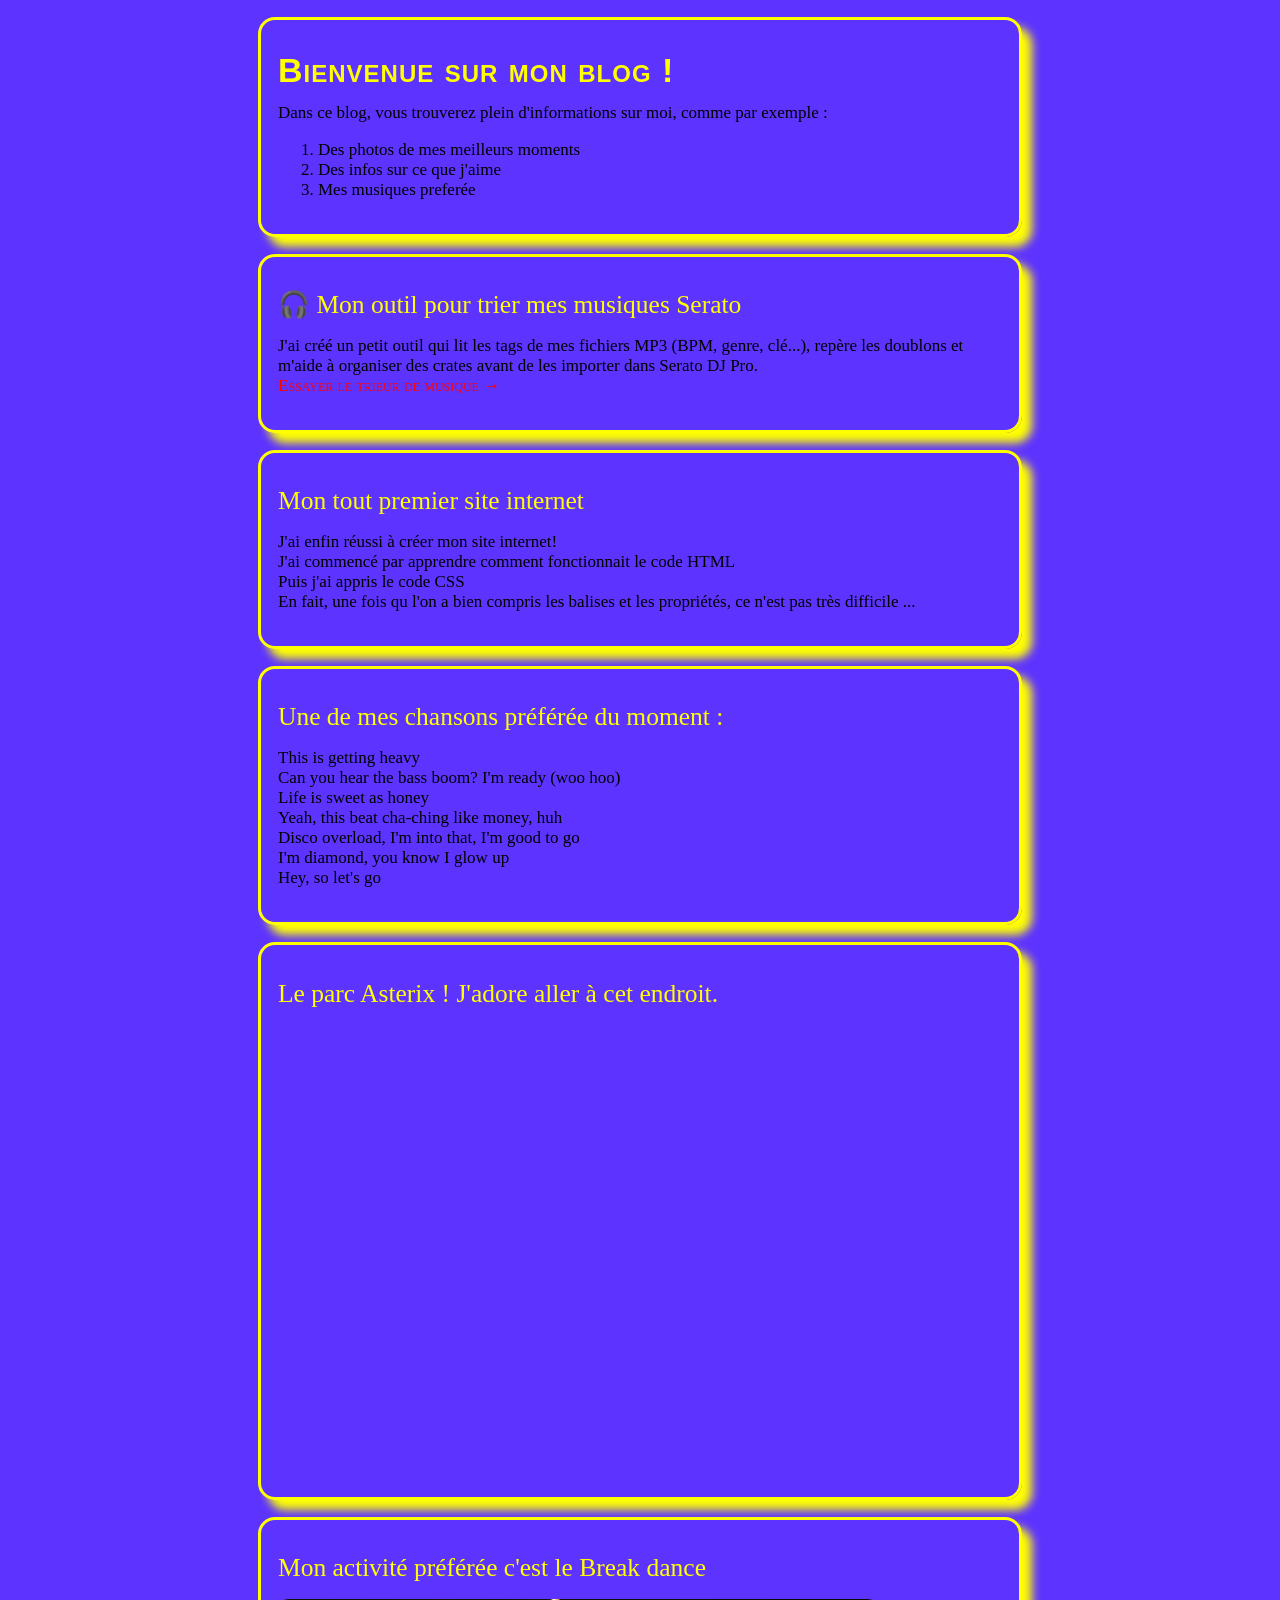
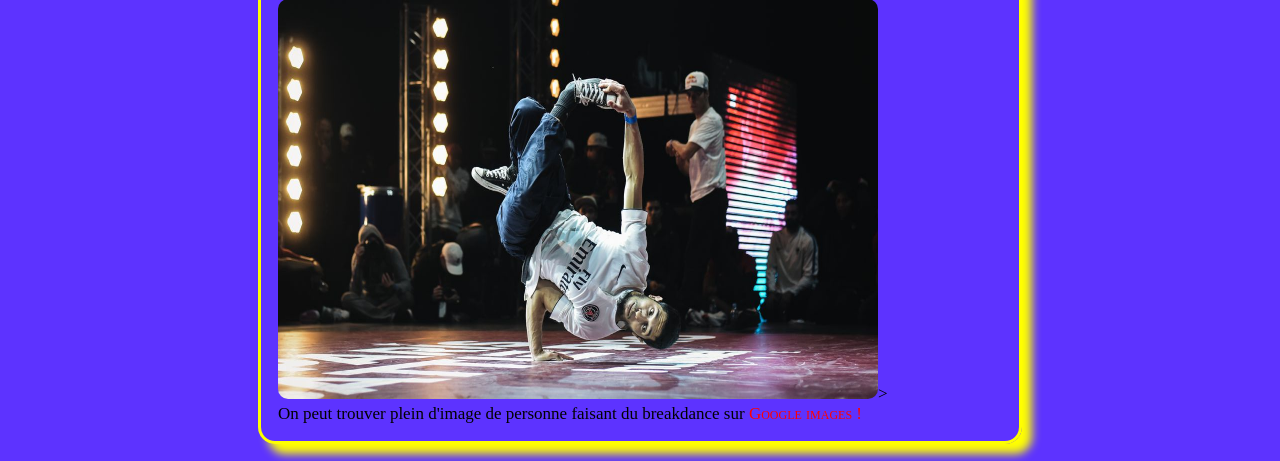
<file: index.html>
<!DOCTYPE html>

<html>
	<head><!--La partie head est le cerveau de notre page-->
		<title>Ma première page HTML</title><!--Il s'agit du titre de la page, qui s'affiche sur l'onglet-->
		<meta charset="utf-8"><!--meta charset UTF-8 permet de prendre en compte les caractères spéciaux-->
		<link href="style.css" rel="stylesheet">
	</head>

<body><!--La partie body est le corps de notre page-->

<div>
	<h1>Bienvenue sur mon blog !</h1><!--h1 est la 1ere balise de titre-->
	<p>Dans ce blog, vous trouverez plein d'informations sur moi, comme par exemple :</p><!--p est la balise de paragraphes-->

	<ol><!--ul permet de faire des listes (non-ordonées). Il marche avec li-->
		<li>Des photos de mes meilleurs moments</li>
		<li>Des infos sur ce que j'aime</li>
		<li>Mes musiques preferée </li>
	</ol>
</div>

<div>
	<h2>🎧 Mon outil pour trier mes musiques Serato</h2>
	<p>J'ai créé un petit outil qui lit les tags de mes fichiers MP3 (BPM, genre, clé...),
	repère les doublons et m'aide à organiser des crates avant de les importer dans Serato DJ Pro.
	<br><a href="serato-sorter.html">Essayer le trieur de musique &rarr;</a></p>
</div>

<div>
	<h2>Mon tout premier site internet </h2>
	<p>J'ai enfin réussi à créer mon site internet!
	<br>J'ai commencé par apprendre comment fonctionnait le code HTML
    <br>Puis j'ai appris le code CSS
    <br>En fait, une fois qu l'on a bien compris les balises et les propriétés, ce n'est pas très difficile ...</p>
</div>

<div>
	<h2>Une de mes chansons préférée du moment :</h2>
	<p>This is getting heavy
    <br>Can you hear the bass boom? I'm ready (woo hoo)
    <br>Life is sweet as honey
    <br>Yeah, this beat cha-ching like money, huh
    <br>Disco overload, I'm into that, I'm good to go<!--br permet de sauter une ligne-->
    <br>I'm diamond, you know I glow up
    <br>Hey, so let's go</p>
</div>

<div>
    <h2>Le parc Asterix ! J'adore aller à cet endroit.</h2>
	<iframe src="https://www.google.com/maps/embed?pb=!1m18!1m12!1m3!1d2610.497186291323!2d2.56904141744385!3d49.134183900000004!2m3!1f0!2f0!3f0!3m2!1i1024!2i768!4f13.1!3m3!1m2!1s0x47e671ae444f41bb%3A0x95cf289d71bcfb42!2sParc%20Ast%C3%A9rix!5e0!3m2!1sfr!2sfr!4v1615739003265!5m2!1sfr!2sfr" width="600px" height="450" style="border:0;" allowfullscreen="" loading="lazy"></iframe><!--iframe permet d'intégrer une page HTML à notre propre page, ou certains éléments comme des vidéos Youtube ou des plans Google maps-->
</div>

<div>
    <h2>Mon activité préférée c'est le Break dance</h2>
    <img src="Image/freeze.jpg" width="600px" height="400px">><!--La balise img permet d'intégrer une image. Elle possède ici 3 attributs : src : la source de l'image. width : sa largeur. heigth : sa hauteur-->
    <br>On peut trouver plein d'image de personne faisant du breakdance sur <a href="https://www.google.fr/imghp?hl=fr" target="blank
    ">Google images !</a><!--La balise "a" permet d'intégrer un lien. Elle possède 2 attributs : href le lien du site. target, avec pour valeur blank : permet d'ouvrir le lien dans un nouvel onglet.-->
</div>

<body>
</html>
</file>
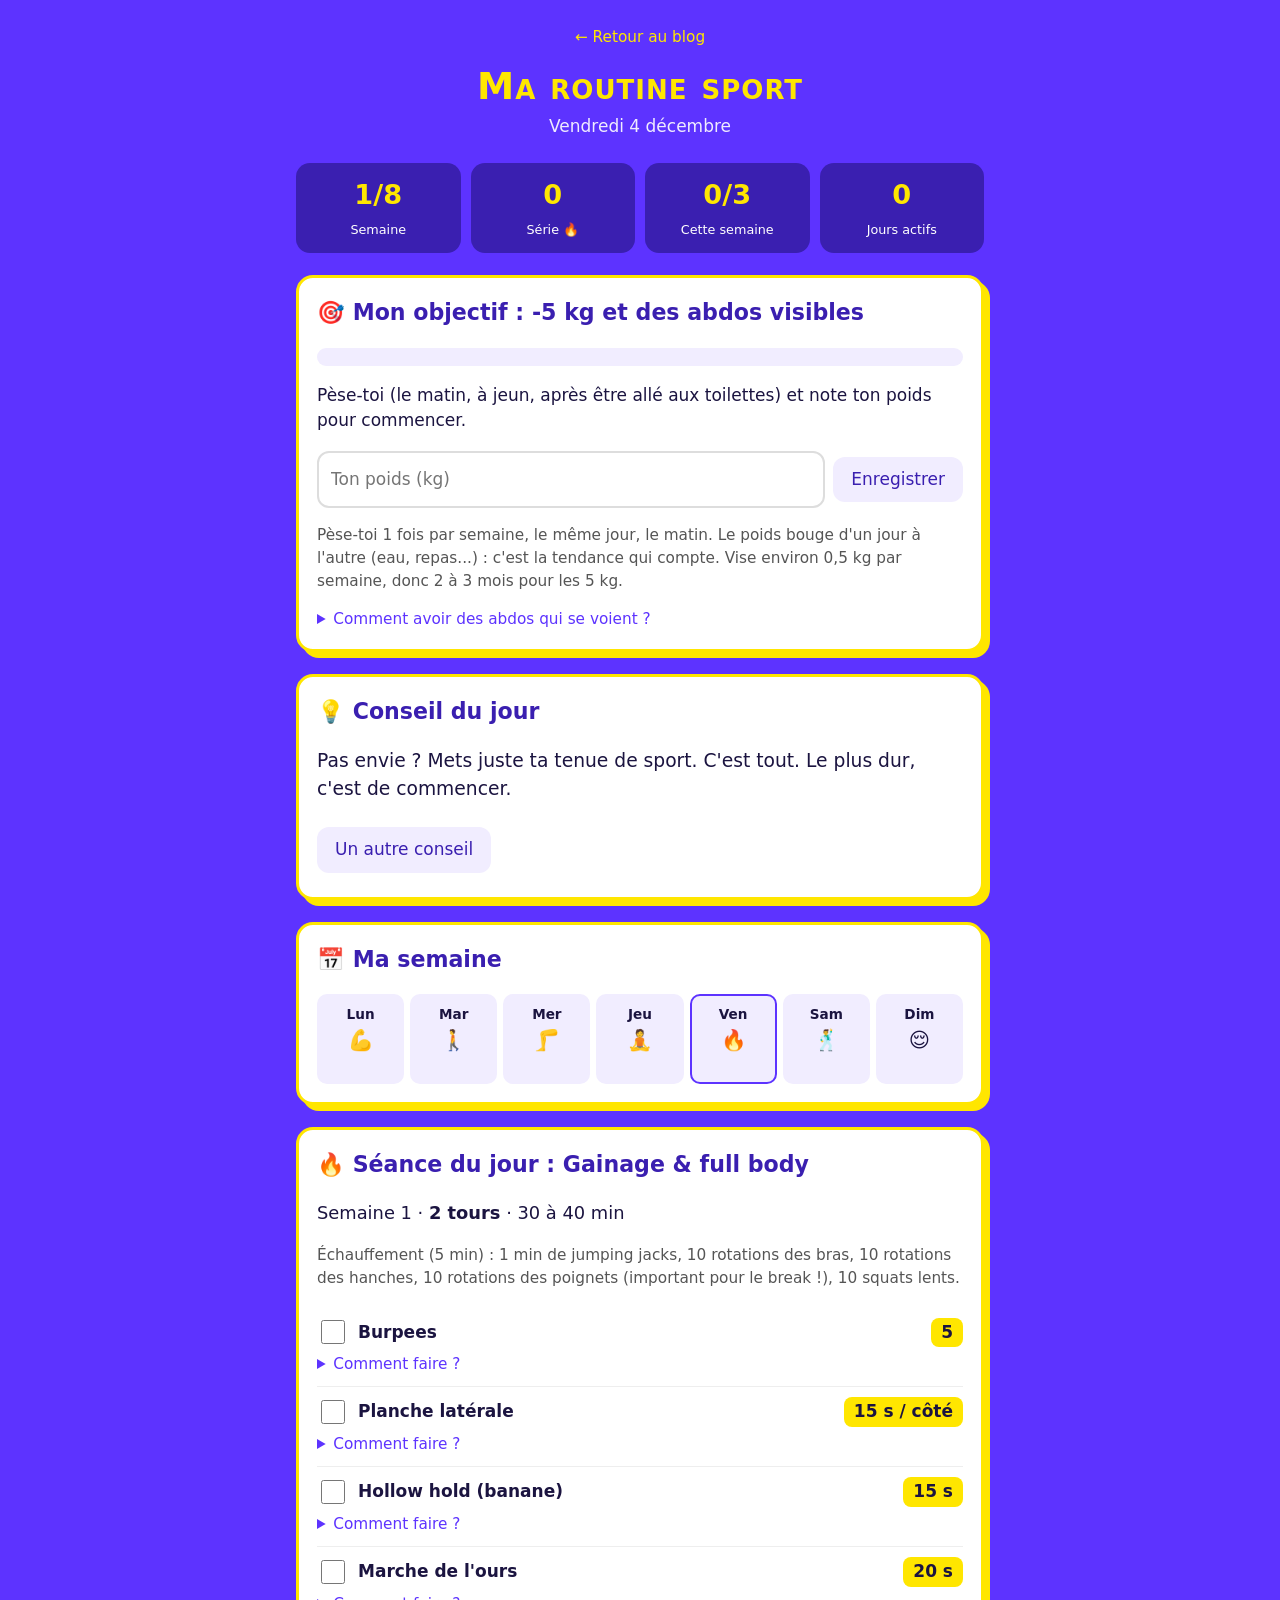
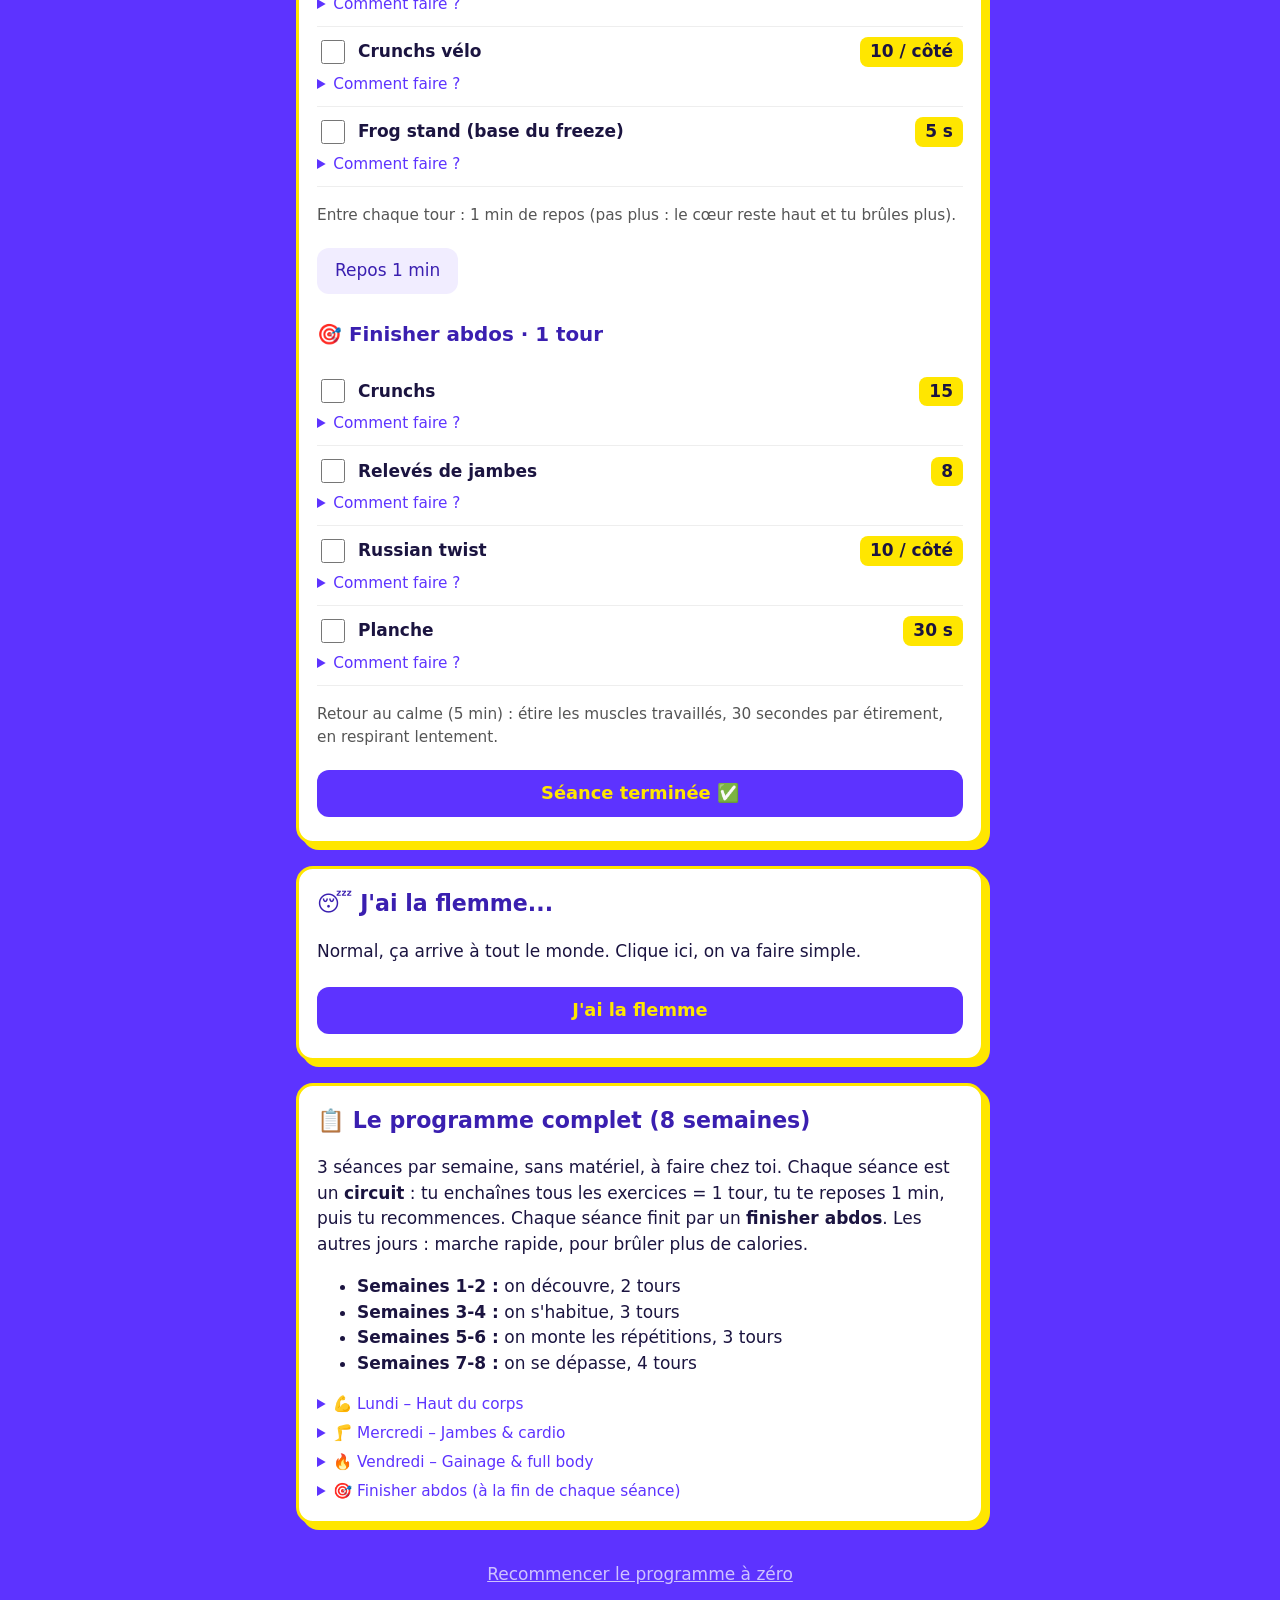
<file: sport/index.html>
<!DOCTYPE html>
<html lang="fr">
<head>
	<meta charset="utf-8">
	<meta name="viewport" content="width=device-width, initial-scale=1"><!--Permet au site de bien s'afficher sur téléphone-->
	<title>Ma routine sport</title>
	<link href="sport.css" rel="stylesheet">
</head>

<body>

<header>
	<a class="retour" href="../index.html">← Retour au blog</a>
	<h1>Ma routine sport</h1>
	<p id="date-du-jour"></p>
</header>

<main>

	<!--Les statistiques : semaine du programme, série, total-->
	<section class="stats">
		<div class="stat"><span id="stat-semaine">1/8</span><small>Semaine</small></div>
		<div class="stat"><span id="stat-serie">0</span><small>Série 🔥</small></div>
		<div class="stat"><span id="stat-semaine-faites">0/3</span><small>Cette semaine</small></div>
		<div class="stat"><span id="stat-total">0</span><small>Jours actifs</small></div>
	</section>

	<!--Mon objectif : perdre 5 kg-->
	<section class="carte">
		<h2>🎯 Mon objectif : -5 kg et des abdos visibles</h2>
		<div class="jauge"><div id="objectif-barre" class="jauge-barre"></div></div>
		<p id="objectif-texte"></p>
		<div class="poids">
			<input id="champ-poids" type="text" inputmode="decimal" placeholder="Ton poids (kg)">
			<button id="btn-poids" class="btn-secondaire">Enregistrer</button>
		</div>
		<p class="petit">Pèse-toi 1 fois par semaine, le même jour, le matin. Le poids bouge d'un jour à l'autre (eau, repas...) : c'est la tendance qui compte. Vise environ 0,5 kg par semaine, donc 2 à 3 mois pour les 5 kg.</p>
		<details>
			<summary>Comment avoir des abdos qui se voient ?</summary>
			<p>Tes abdos sont déjà là, ils sont juste cachés sous une petite couche de gras. Faire des abdos les renforce, mais <strong>ne fait pas fondre le gras du ventre en particulier</strong> : on ne peut pas choisir où on perd.</p>
			<p>La recette, c'est : <strong>1)</strong> manger un peu moins que ce que tu dépenses, <strong>2)</strong> bouger beaucoup (séances + marche), <strong>3)</strong> renforcer les abdos pour qu'ils ressortent bien quand le gras part. Le site s'occupe du 2 et du 3, les conseils t'aident pour le 1.</p>
		</details>
	</section>

	<!--Le conseil du jour-->
	<section class="carte conseil">
		<h2>💡 Conseil du jour</h2>
		<p id="conseil-texte"></p>
		<button id="btn-autre-conseil" class="btn-secondaire">Un autre conseil</button>
	</section>

	<!--La semaine en cours, jour par jour-->
	<section class="carte">
		<h2>📅 Ma semaine</h2>
		<div id="semaine" class="semaine"></div>
	</section>

	<!--La séance du jour (remplie par le JavaScript)-->
	<section class="carte" id="seance-du-jour"></section>

	<!--Le bouton anti-flemme-->
	<section class="carte flemme">
		<h2>😴 J'ai la flemme...</h2>
		<p>Normal, ça arrive à tout le monde. Clique ici, on va faire simple.</p>
		<button id="btn-flemme" class="btn-principal">J'ai la flemme</button>
		<div id="flemme-contenu" hidden>
			<p><strong>La règle des 5 minutes :</strong> tu fais juste ces 5 minutes. Si après tu veux arrêter, tu as le droit. Mais en général, une fois lancé, on continue.</p>
			<ol>
				<li>1 min – Jumping jacks</li>
				<li>1 min – Squats tranquilles</li>
				<li>1 min – Pompes (sur les genoux si besoin)</li>
				<li>1 min – Planche (fais des pauses si tu veux)</li>
				<li>1 min – Étirements, respire</li>
			</ol>
			<button id="btn-minuteur-flemme" class="btn-secondaire">Lancer un minuteur de 5 min</button>
			<button id="btn-mini-faite" class="btn-principal">C'est fait ! ✅</button>
			<p id="flemme-message"></p>
		</div>
	</section>

	<!--Le programme complet-->
	<section class="carte">
		<h2>📋 Le programme complet (8 semaines)</h2>
		<p>3 séances par semaine, sans matériel, à faire chez toi. Chaque séance est un <strong>circuit</strong> : tu enchaînes tous les exercices = 1 tour, tu te reposes 1 min, puis tu recommences. Chaque séance finit par un <strong>finisher abdos</strong>. Les autres jours : marche rapide, pour brûler plus de calories.</p>
		<ul>
			<li><strong>Semaines 1-2 :</strong> on découvre, 2 tours</li>
			<li><strong>Semaines 3-4 :</strong> on s'habitue, 3 tours</li>
			<li><strong>Semaines 5-6 :</strong> on monte les répétitions, 3 tours</li>
			<li><strong>Semaines 7-8 :</strong> on se dépasse, 4 tours</li>
		</ul>
		<div id="programme-complet"></div>
	</section>

	<section class="reglages">
		<button id="btn-reset" class="btn-lien">Recommencer le programme à zéro</button>
	</section>

</main>

<!--Le minuteur qui s'affiche en bas de l'écran-->
<div id="minuteur" hidden>
	<span id="minuteur-temps">0:00</span>
	<button id="minuteur-stop" class="btn-secondaire">Arrêter</button>
</div>

<script src="programme.js"></script>
<script src="conseils.js"></script>
<script src="sport.js"></script>
</body>
</html>
</file>
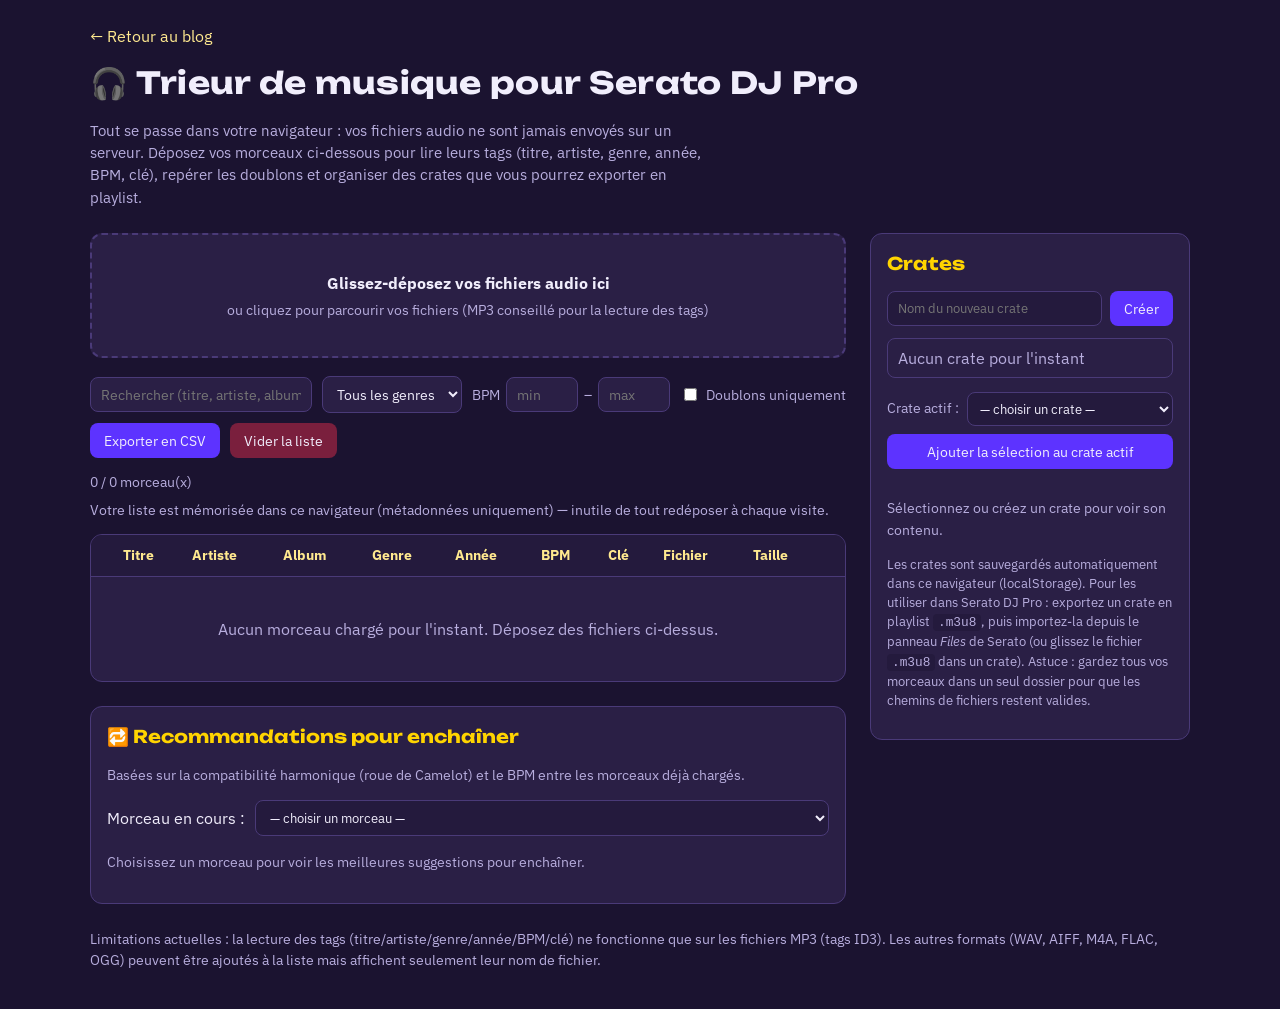
<file: serato-sorter.html>
<!DOCTYPE html>
<html lang="fr">
<head>
	<meta charset="utf-8">
	<meta name="viewport" content="width=device-width, initial-scale=1">
	<title>Trieur de musique pour Serato DJ Pro</title>
	<link rel="preconnect" href="https://fonts.googleapis.com">
	<link rel="preconnect" href="https://fonts.gstatic.com" crossorigin>
	<link href="https://fonts.googleapis.com/css2?family=Unbounded:wght@600;800&family=IBM+Plex+Sans:wght@400;500;600&display=swap" rel="stylesheet">
	<link href="serato-sorter.css" rel="stylesheet">
</head>
<body>

<header class="page-header">
	<a class="back-link" href="index.html">&larr; Retour au blog</a>
	<h1>🎧 Trieur de musique pour Serato DJ Pro</h1>
	<p class="privacy-note">
		Tout se passe dans votre navigateur : vos fichiers audio ne sont jamais envoyés sur un serveur.
		Déposez vos morceaux ci-dessous pour lire leurs tags (titre, artiste, genre, année, BPM, clé),
		repérer les doublons et organiser des crates que vous pourrez exporter en playlist.
	</p>
</header>

<main class="layout">
	<section class="main-column">

		<div id="drop-zone" class="drop-zone" tabindex="0">
			<p><strong>Glissez-déposez vos fichiers audio ici</strong></p>
			<p class="muted">ou cliquez pour parcourir vos fichiers (MP3 conseillé pour la lecture des tags)</p>
			<input type="file" id="file-input" multiple accept="audio/*,.mp3,.wav,.aiff,.aif,.m4a,.flac,.ogg" hidden>
		</div>
		<p id="load-progress" class="load-progress" hidden></p>

		<div class="controls">
			<input type="text" id="search-input" placeholder="Rechercher (titre, artiste, album)...">
			<select id="genre-filter"><option value="">Tous les genres</option></select>
			<label class="bpm-filter">BPM
				<input type="number" id="bpm-min" placeholder="min" min="0">
				&ndash;
				<input type="number" id="bpm-max" placeholder="max" min="0">
			</label>
			<label class="dup-filter">
				<input type="checkbox" id="dup-only"> Doublons uniquement
			</label>
			<button id="export-csv-btn" type="button">Exporter en CSV</button>
			<button id="clear-all-btn" type="button" class="danger">Vider la liste</button>
		</div>

		<p id="track-count" class="track-count">0 morceau(x)</p>
		<p class="muted persistence-note">Votre liste est mémorisée dans ce navigateur (métadonnées uniquement) — inutile de tout redéposer à chaque visite.</p>

		<div class="table-wrap">
			<table>
				<thead>
					<tr>
						<th></th>
						<th data-sort="title">Titre</th>
						<th data-sort="artist">Artiste</th>
						<th data-sort="album">Album</th>
						<th data-sort="genre">Genre</th>
						<th data-sort="year">Année</th>
						<th data-sort="bpm">BPM</th>
						<th data-sort="key">Clé</th>
						<th data-sort="filename">Fichier</th>
						<th data-sort="size">Taille</th>
						<th></th>
					</tr>
				</thead>
				<tbody id="track-tbody"></tbody>
			</table>
			<p id="empty-state" class="empty-state">Aucun morceau chargé pour l'instant. Déposez des fichiers ci-dessus.</p>
		</div>

		<section class="reco-section">
			<h2>🔁 Recommandations pour enchaîner</h2>
			<p class="muted">Basées sur la compatibilité harmonique (roue de Camelot) et le BPM entre les morceaux déjà chargés.</p>
			<div class="reco-controls">
				<label for="reco-select">Morceau en cours :</label>
				<select id="reco-select"><option value="">— choisir un morceau —</option></select>
			</div>
			<div id="reco-results" class="reco-results">
				<p class="muted">Choisissez un morceau pour voir les meilleures suggestions pour enchaîner.</p>
			</div>
		</section>
	</section>

	<aside class="crates-panel">
		<h2>Crates</h2>
		<form id="new-crate-form" class="new-crate-form">
			<input type="text" id="new-crate-name" placeholder="Nom du nouveau crate" required>
			<button type="submit">Créer</button>
		</form>

		<ul id="crates-list" class="crates-list"></ul>

		<div class="active-crate-picker">
			<label for="active-crate-select">Crate actif :</label>
			<select id="active-crate-select"><option value="">— choisir un crate —</option></select>
		</div>
		<button id="add-to-crate-btn" type="button" class="add-to-crate-btn">Ajouter la sélection au crate actif</button>

		<div id="crate-detail" class="crate-detail">
			<p class="muted">Sélectionnez ou créez un crate pour voir son contenu.</p>
		</div>

		<p class="crate-help">
			Les crates sont sauvegardés automatiquement dans ce navigateur (localStorage).
			Pour les utiliser dans Serato DJ Pro : exportez un crate en playlist <code>.m3u8</code>,
			puis importez-la depuis le panneau <em>Files</em> de Serato (ou glissez le fichier
			<code>.m3u8</code> dans un crate). Astuce : gardez tous vos morceaux dans un seul
			dossier pour que les chemins de fichiers restent valides.
		</p>
	</aside>
</main>

<footer class="page-footer">
	<p class="muted">Limitations actuelles : la lecture des tags (titre/artiste/genre/année/BPM/clé) ne fonctionne que sur les fichiers MP3 (tags ID3). Les autres formats (WAV, AIFF, M4A, FLAC, OGG) peuvent être ajoutés à la liste mais affichent seulement leur nom de fichier.</p>
</footer>

<script src="serato-sorter.js" defer></script>
</body>
</html>
</file>
<file: style.css>
body{ 
	color:black; /* color permet de changer la couleur de notre texte. On pourra utiliser le nom anglais d'une couleur, son code hexadecimal #, ou encore le code RGB.*/ 
	background-color:#5D33FF;/*background-color permet de changer la couleur de fond de nos éléments.*/
	font-family:cursive;/*font-family permet de changer la police de notre site, c'est a dire le style d'écriture. On peut choisir plusieurs valeurs entre serif, sans-serif, cursive et monospace.*/ 
	font-size:17px;/*font-size permet de modifier la taille des lettres.*/
	line-height:20px;/*line-heigt permet de modifier l'espace qu'il y a entre deux lignes de texte*/
	/*Grace a text-align, il est possible de changer la position du texte en le mettant au centre avec la valeur center, a gauche avec left, ou a droite avec right.*/ 
}
	
h1{
	color:yellow;
	font-family:sans-serif;
	font-variant:small-caps;/*font-variant, avec pour valeur small-caps, permet de transformer toutes les lettres en petite majuscules.*/
	letter-spacing:1px; /*Pour pourvoir augmenter l'espace entre les lettres, on utilise la propriété letter-spacing.*/


}

h2{
	color:yellow;
	font-weight:lighter;/*Grace a font-weight, il est possible de modifier l'épaisseur des lettres, lighter pour les affiner, et bolder pour les épaissir.*/

}

a{
	color:red;
	font-variant:small-caps;
	text-decoration:none;/*le code text-decoration avec pour valeur none permet de supprimer la barre de soulignement présente en dessous du format par défaut des liens.*/

}

a:hover{ /*Grace a cet séléction, il est possible de modifier la couleur de notre lien lorsquue l'on passe notre souris dessus.*/
	color:yellow;

}

div{
	border:solid yellow;
	margin:17px 250px; /*margin correspond a la marge extérieure.*/
	padding:17px; /*padding correspond a la marge intérieure*/
	border-radius:17px; /*border-radius permet d'arrondir les angles de nos bords*/
	box-shadow:10px 10px 10px yellow; /*box-shadow permet d'ajouter une ombre a nos éléments.*/
}

iframe{
	border-radius:10px
}

img{
	border-radius:10px
}
</file>
<file: sport/sport.css>
/* On reprend les couleurs du blog : violet et jaune */
:root {
	--violet: #5D33FF;
	--violet-fonce: #3a1fb0;
	--jaune: #FFE600;
	--blanc: #ffffff;
	--texte: #1b1440;
	--vert: #1fbf6a;
	--rouge: #ff4d6d;
}

* {
	box-sizing: border-box; /* les bordures et le padding sont compris dans la largeur */
}

body {
	margin: 0;
	background-color: var(--violet);
	color: var(--texte);
	font-family: system-ui, sans-serif;
	font-size: 17px;
	line-height: 1.5;
}

header {
	text-align: center;
	color: var(--blanc);
	padding: 24px 16px 8px;
}

h1 {
	color: var(--jaune);
	font-variant: small-caps;
	letter-spacing: 1px;
	margin: 8px 0 0;
	font-size: 2.2em;
}

header p {
	margin: 0;
	opacity: 0.9;
}

.retour {
	color: var(--jaune);
	text-decoration: none;
	font-size: 0.9em;
}

main {
	max-width: 720px; /* le contenu ne devient pas trop large sur ordinateur */
	margin: 0 auto;
	padding: 16px;
}

/* ---------- Les cartes ---------- */

.carte {
	background-color: var(--blanc);
	border: 3px solid var(--jaune);
	border-radius: 17px;
	box-shadow: 6px 6px 0 var(--jaune);
	padding: 18px;
	margin-bottom: 22px;
}

.carte h2 {
	margin-top: 0;
	color: var(--violet-fonce);
	font-size: 1.3em;
}

.conseil p {
	font-size: 1.1em;
}

.flemme ol {
	padding-left: 22px;
}

/* ---------- L'objectif ---------- */

.jauge {
	background-color: #f1edff;
	border-radius: 10px;
	height: 18px;
	overflow: hidden;
}

.jauge-barre {
	background-color: var(--vert);
	height: 100%;
	width: 0%;
	transition: width 0.6s;
}

.poids {
	display: flex;
	gap: 8px;
}

.poids input {
	flex: 1;
	min-width: 0;
	font: inherit;
	padding: 8px 12px;
	border: 2px solid #ddd;
	border-radius: 12px;
}

.carte h3 {
	color: var(--violet-fonce);
	margin-bottom: 0;
}

/* ---------- Les statistiques ---------- */

.stats {
	display: grid;
	grid-template-columns: repeat(4, 1fr);
	gap: 10px;
	margin-bottom: 22px;
}

.stat {
	background-color: var(--violet-fonce);
	color: var(--jaune);
	border-radius: 14px;
	padding: 12px 4px;
	text-align: center;
}

.stat span {
	display: block;
	font-size: 1.6em;
	font-weight: bold;
}

.stat small {
	color: var(--blanc);
	font-size: 0.75em;
}

/* ---------- La semaine ---------- */

.semaine {
	display: grid;
	grid-template-columns: repeat(7, 1fr);
	gap: 6px;
}

.jour {
	background-color: #f1edff;
	border-radius: 10px;
	padding: 8px 2px;
	text-align: center;
	font-size: 0.8em;
	border: 2px solid transparent;
}

.jour span {
	display: block;
}

.jour .emoji {
	font-size: 1.5em;
}

.jour .etat {
	min-height: 1.4em;
}

.jour.aujourdhui {
	border-color: var(--violet);
}

.jour.fait {
	background-color: #d7f7e6;
}

.jour.rate {
	background-color: #ffe0e6;
}

/* ---------- La séance ---------- */

.infos {
	font-size: 1.05em;
}

.petit {
	font-size: 0.9em;
	color: #555;
}

.exercices {
	list-style: none;
	padding: 0;
}

.exercices li {
	border-bottom: 1px solid #eee;
	padding: 10px 0;
}

.exercices label {
	display: flex;
	align-items: center;
	gap: 10px;
	cursor: pointer;
}

.exercices input {
	width: 24px;
	height: 24px;
	accent-color: var(--vert);
	flex-shrink: 0;
}

.exercices .nom {
	flex: 1;
	font-weight: bold;
}

.exercices .reps {
	background-color: var(--jaune);
	border-radius: 8px;
	padding: 2px 10px;
	font-weight: bold;
	white-space: nowrap;
}

.exercices input:checked ~ .nom {
	text-decoration: line-through;
	opacity: 0.5;
}

details {
	margin-top: 6px;
}

summary {
	cursor: pointer;
	color: var(--violet);
	font-size: 0.9em;
}

details p {
	margin: 6px 0;
	font-size: 0.9em;
}

.bravo {
	background-color: #d7f7e6;
	border-radius: 10px;
	padding: 10px;
	font-weight: bold;
}

/* ---------- Le tableau du programme ---------- */

.tableau {
	overflow-x: auto; /* sur petit écran, on peut faire défiler le tableau */
}

table {
	border-collapse: collapse;
	width: 100%;
	margin: 10px 0;
	font-size: 0.85em;
}

th, td {
	border: 1px solid #ddd;
	padding: 6px;
	text-align: center;
}

td:first-child {
	text-align: left;
}

th {
	background-color: var(--violet);
	color: var(--blanc);
}

/* ---------- Les boutons ---------- */

button {
	font: inherit;
	cursor: pointer;
	border-radius: 12px;
	padding: 10px 18px;
	margin: 6px 0;
	border: none;
}

.btn-principal {
	background-color: var(--violet);
	color: var(--jaune);
	font-weight: bold;
	font-size: 1.05em;
	width: 100%;
}

.btn-principal:hover {
	background-color: var(--violet-fonce);
}

.btn-secondaire {
	background-color: #f1edff;
	color: var(--violet-fonce);
}

.btn-secondaire:hover {
	background-color: var(--jaune);
}

.btn-lien {
	background: none;
	color: var(--blanc);
	text-decoration: underline;
	opacity: 0.7;
}

.reglages {
	text-align: center;
}

/* ---------- Le minuteur ---------- */

#minuteur {
	position: fixed;
	bottom: 16px;
	left: 50%;
	transform: translateX(-50%);
	background-color: var(--texte);
	color: var(--jaune);
	border: 3px solid var(--jaune);
	border-radius: 20px;
	padding: 10px 20px;
	display: flex;
	align-items: center;
	gap: 16px;
	font-size: 1.6em;
	font-weight: bold;
	box-shadow: 0 6px 20px rgba(0, 0, 0, 0.4);
}

#minuteur[hidden] {
	display: none;
}

#minuteur button {
	font-size: 0.55em;
}

/* ---------- Sur téléphone ---------- */

@media (max-width: 500px) {
	.stats {
		grid-template-columns: repeat(2, 1fr);
	}

	h1 {
		font-size: 1.8em;
	}
}
</file>
<file: serato-sorter.css>
:root {
	--bg: #1b1330;
	--panel: #2a1f45;
	--panel-alt: #241a3d;
	--accent: #ffd400;
	--accent-soft: #ffe98f;
	--purple: #5D33FF;
	--text: #f1eefc;
	--muted: #b8aede;
	--border: #4a3a78;
	--dup: #ff5c5c;
	--font-display: "Unbounded", system-ui, -apple-system, "Segoe UI", sans-serif;
	--font-body: "IBM Plex Sans", system-ui, -apple-system, "Segoe UI", sans-serif;
}

* { box-sizing: border-box; }

body {
	margin: 0;
	background: var(--bg);
	color: var(--text);
	font-family: var(--font-body);
	line-height: 1.5;
	padding: 24px;
}

a { color: var(--accent); }

h1, h2, h3 { font-family: var(--font-display); text-wrap: balance; }

button, select, input {
	font-family: inherit;
}

:focus-visible {
	outline: 2px solid var(--accent);
	outline-offset: 2px;
}

@media (prefers-reduced-motion: reduce) {
	* { transition: none !important; }
}

.page-header {
	max-width: 1100px;
	margin: 0 auto 24px;
}

.back-link {
	display: inline-block;
	margin-bottom: 12px;
	text-decoration: none;
	color: var(--accent-soft);
}
.back-link:hover { color: var(--accent); }

.page-header h1 {
	margin: 0 0 8px;
	font-size: 1.9rem;
	letter-spacing: 0.01em;
}

.privacy-note {
	color: var(--muted);
	max-width: 70ch;
	font-size: 0.92rem;
}

.persistence-note {
	margin: 0 0 14px;
}

.layout {
	max-width: 1100px;
	margin: 0 auto;
	display: grid;
	grid-template-columns: 1fr 320px;
	gap: 24px;
	align-items: start;
}

@media (max-width: 860px) {
	.layout { grid-template-columns: 1fr; }
}

.drop-zone {
	border: 2px dashed var(--border);
	border-radius: 12px;
	padding: 32px 16px;
	text-align: center;
	cursor: pointer;
	background: var(--panel);
	transition: border-color 0.15s, background 0.15s;
}
.drop-zone:hover, .drop-zone.drag-over {
	border-color: var(--accent);
	background: var(--panel-alt);
}
.drop-zone p { margin: 4px 0; }
.muted { color: var(--muted); font-size: 0.9rem; }

.load-progress {
	margin-top: 8px;
	color: var(--accent-soft);
	font-size: 0.9rem;
}

.controls {
	display: flex;
	flex-wrap: wrap;
	gap: 10px;
	margin-top: 18px;
	align-items: center;
}

.controls input[type="text"],
.controls select,
.controls input[type="number"] {
	background: var(--panel);
	border: 1px solid var(--border);
	color: var(--text);
	border-radius: 8px;
	padding: 7px 10px;
	font-size: 0.9rem;
}

#search-input { flex: 1 1 220px; min-width: 160px; }

.bpm-filter { display: flex; align-items: center; gap: 6px; font-size: 0.9rem; color: var(--muted); }
.bpm-filter input { width: 72px; }

.dup-filter { display: flex; align-items: center; gap: 6px; font-size: 0.9rem; color: var(--muted); }

button {
	background: var(--purple);
	color: var(--text);
	border: none;
	border-radius: 8px;
	padding: 8px 14px;
	cursor: pointer;
	font-size: 0.9rem;
	transition: filter 0.15s, transform 0.15s;
}
button:hover:not(:disabled) { filter: brightness(1.15); transform: translateY(-1px); }
button:active:not(:disabled) { transform: translateY(0); }
button:disabled { opacity: 0.5; cursor: not-allowed; }
button.danger { background: #7a1f3d; }

.track-count {
	margin: 14px 0 6px;
	color: var(--muted);
	font-size: 0.85rem;
}

.table-wrap {
	overflow-x: auto;
	background: var(--panel);
	border-radius: 12px;
	border: 1px solid var(--border);
}

table {
	width: 100%;
	border-collapse: collapse;
	font-size: 0.88rem;
}

thead th {
	position: sticky;
	top: 0;
	background: var(--panel-alt);
	color: var(--accent-soft);
	text-align: left;
	padding: 10px 8px;
	cursor: pointer;
	white-space: nowrap;
	border-bottom: 1px solid var(--border);
}
thead th.sort-asc::after { content: " \25B2"; }
thead th.sort-desc::after { content: " \25BC"; }

tbody td {
	padding: 7px 8px;
	border-bottom: 1px solid var(--border);
	white-space: nowrap;
	max-width: 220px;
	overflow: hidden;
	text-overflow: ellipsis;
}

tbody td:nth-child(6),
tbody td:nth-child(7),
tbody td:nth-child(10) {
	font-variant-numeric: tabular-nums;
}

tbody tr { transition: background 0.15s; }
tbody tr:hover { background: rgba(255, 255, 255, 0.04); }
tbody tr.dup-row { background: rgba(255, 92, 92, 0.12); }

.filename-cell { color: var(--muted); font-size: 0.82rem; }

.dup-badge {
	display: inline-block;
	margin-left: 6px;
	background: var(--dup);
	color: #2a0000;
	font-size: 0.7rem;
	font-weight: bold;
	border-radius: 6px;
	padding: 1px 6px;
	vertical-align: middle;
}

.remove-btn {
	background: transparent;
	color: var(--muted);
	padding: 2px 8px;
}
.remove-btn:hover { color: var(--dup); }

.empty-state {
	padding: 24px;
	text-align: center;
	color: var(--muted);
}

/* ---------- Recommandations pour enchaîner ---------- */

.reco-section {
	margin-top: 24px;
	background: var(--panel);
	border: 1px solid var(--border);
	border-radius: 12px;
	padding: 16px;
}
.reco-section h2 {
	margin: 0 0 4px;
	font-size: 1.1rem;
	color: var(--accent);
}
.reco-controls {
	display: flex;
	align-items: center;
	gap: 10px;
	flex-wrap: wrap;
	margin: 14px 0;
}
.reco-controls select {
	flex: 1;
	min-width: 200px;
	background: var(--panel-alt);
	border: 1px solid var(--border);
	color: var(--text);
	border-radius: 8px;
	padding: 7px 10px;
}
.reco-note { margin-bottom: 10px; }

.reco-list {
	list-style: none;
	margin: 0;
	padding: 0;
}
.reco-item {
	display: flex;
	align-items: center;
	justify-content: space-between;
	gap: 12px;
	padding: 10px 0;
	border-bottom: 1px solid var(--border);
}
.reco-item:last-child { border-bottom: none; }
.reco-title { font-size: 0.92rem; }
.reco-badges { margin-top: 4px; display: flex; gap: 6px; flex-wrap: wrap; }
.reco-badge {
	display: inline-block;
	font-size: 0.72rem;
	font-weight: bold;
	border-radius: 6px;
	padding: 2px 8px;
}
.reco-badge.score-3 { background: var(--accent); color: #2a2200; }
.reco-badge.score-2 { background: var(--purple); color: var(--text); }
.reco-badge.score-1, .reco-badge.score-0 { background: var(--border); color: var(--muted); }
.reco-add-btn { flex-shrink: 0; }

/* ---------- Crates panel ---------- */

.crates-panel {
	background: var(--panel);
	border: 1px solid var(--border);
	border-radius: 12px;
	padding: 16px;
	position: sticky;
	top: 24px;
}

.crates-panel h2 {
	margin-top: 0;
	font-size: 1.1rem;
	color: var(--accent);
}

.new-crate-form {
	display: flex;
	gap: 8px;
	margin-bottom: 12px;
}
.new-crate-form input {
	flex: 1;
	background: var(--panel-alt);
	border: 1px solid var(--border);
	color: var(--text);
	border-radius: 8px;
	padding: 7px 10px;
}

.crates-list {
	list-style: none;
	margin: 0 0 14px;
	padding: 0;
	max-height: 180px;
	overflow-y: auto;
	border: 1px solid var(--border);
	border-radius: 8px;
}
.crates-list li {
	display: flex;
	align-items: center;
	gap: 8px;
	padding: 7px 10px;
	cursor: pointer;
	border-bottom: 1px solid var(--border);
	transition: background 0.15s;
}
.crates-list li:last-child { border-bottom: none; }
.crates-list li:hover { background: var(--panel-alt); }
.crates-list li.active { background: rgba(255, 212, 0, 0.15); }
.crates-list .crate-name { flex: 1; overflow: hidden; text-overflow: ellipsis; white-space: nowrap; }
.crates-list .crate-count {
	background: var(--panel-alt);
	color: var(--muted);
	font-size: 0.75rem;
	border-radius: 10px;
	padding: 1px 8px;
}
.crates-list .crate-empty { color: var(--muted); cursor: default; }
.delete-crate-btn {
	background: transparent;
	color: var(--muted);
	padding: 0 4px;
}
.delete-crate-btn:hover { color: var(--dup); }

.active-crate-picker {
	display: flex;
	align-items: center;
	gap: 8px;
	font-size: 0.85rem;
	color: var(--muted);
	margin-bottom: 8px;
}
.active-crate-picker select {
	flex: 1;
	background: var(--panel-alt);
	border: 1px solid var(--border);
	color: var(--text);
	border-radius: 8px;
	padding: 6px 8px;
}

.add-to-crate-btn {
	width: 100%;
	margin-bottom: 14px;
}

.crate-detail h3 {
	margin: 0 0 8px;
	font-size: 1rem;
	display: flex;
	align-items: center;
	gap: 8px;
}

.crate-actions { display: flex; flex-wrap: wrap; gap: 8px; margin-bottom: 10px; }

.crate-track-list {
	list-style: none;
	margin: 0;
	padding: 0;
	max-height: 260px;
	overflow-y: auto;
}
.crate-track-list li {
	display: flex;
	align-items: center;
	gap: 8px;
	padding: 6px 0;
	border-bottom: 1px solid var(--border);
	font-size: 0.85rem;
}
.crate-track-list li:last-child { border-bottom: none; }
.crate-track-order {
	flex-shrink: 0;
	width: 20px;
	color: var(--muted);
	font-variant-numeric: tabular-nums;
	font-size: 0.78rem;
}
.crate-track-info { flex: 1; min-width: 0; display: flex; flex-direction: column; }
.crate-track-title { overflow: hidden; text-overflow: ellipsis; white-space: nowrap; }
.crate-track-meta { font-size: 0.76rem; font-variant-numeric: tabular-nums; }
.remove-from-crate-btn {
	background: transparent;
	color: var(--muted);
	padding: 0 4px;
	flex-shrink: 0;
}
.remove-from-crate-btn:hover { color: var(--dup); }

.crate-help {
	margin-top: 14px;
	font-size: 0.8rem;
	color: var(--muted);
}
.crate-help code {
	background: var(--panel-alt);
	padding: 1px 5px;
	border-radius: 4px;
}

.page-footer {
	max-width: 1100px;
	margin: 24px auto 0;
	font-size: 0.8rem;
}
</file>
